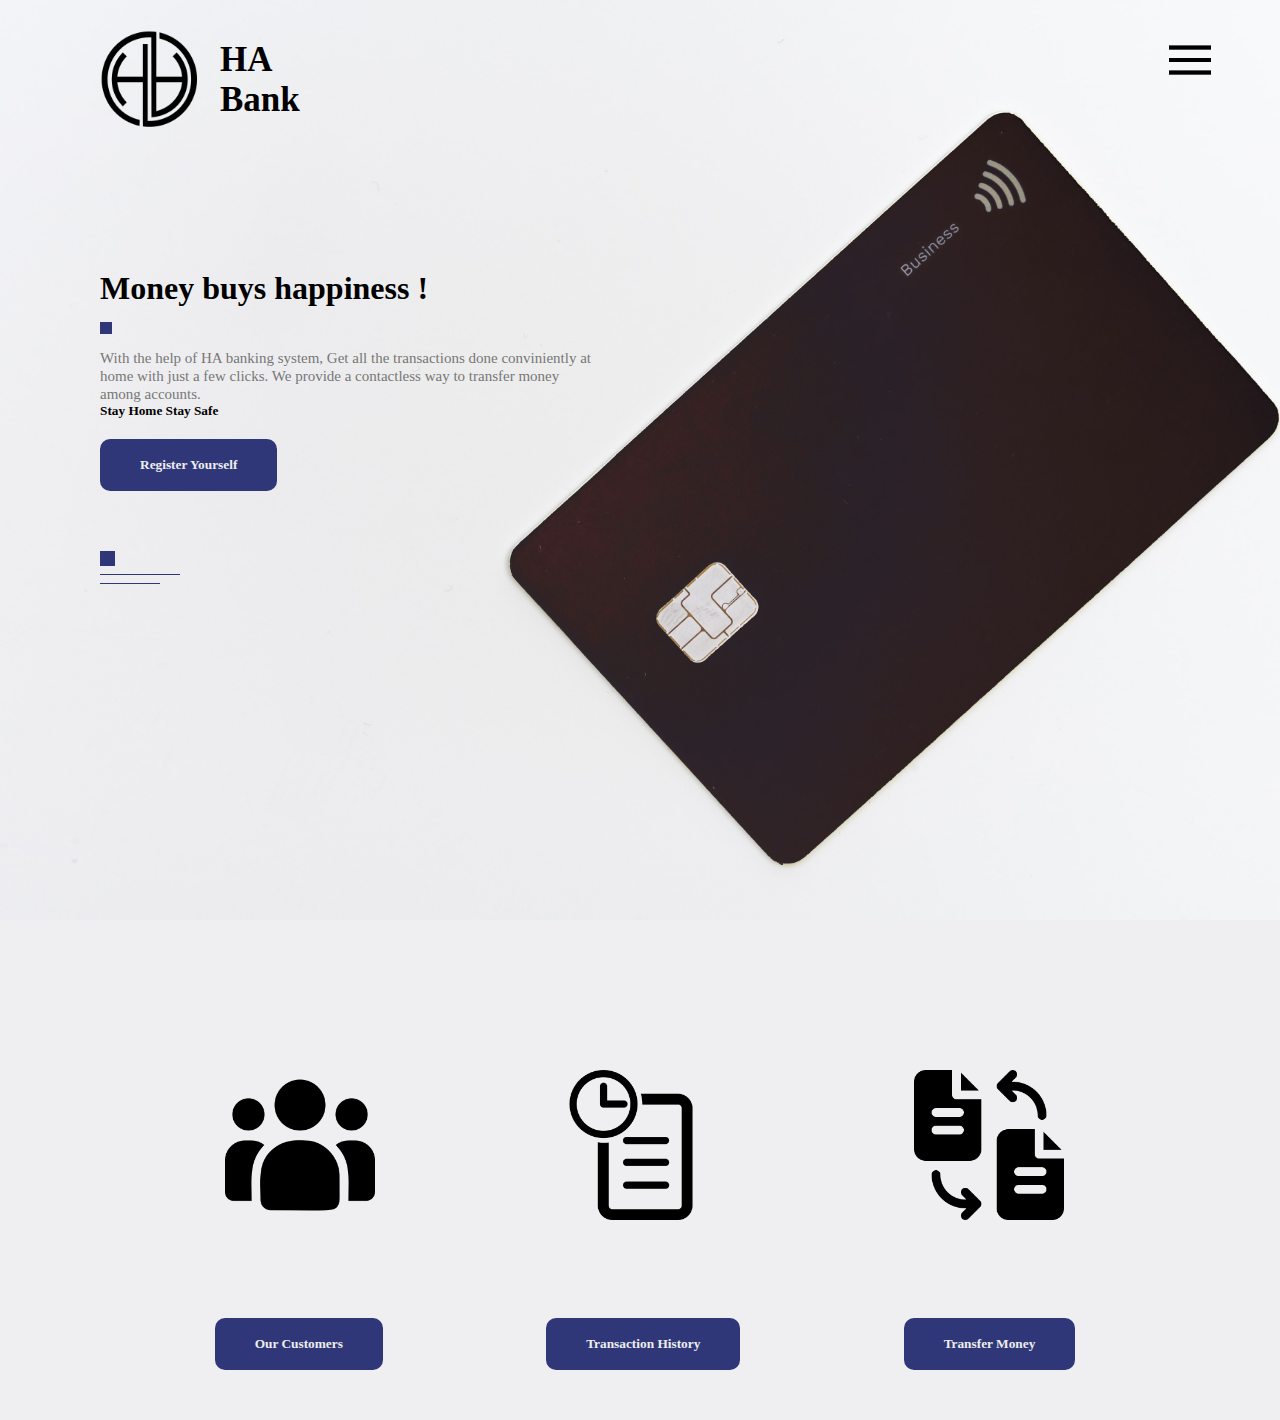
<file: index.html>
<html>
    <head>
        <meta charset="UTF-8">
        <title>Banking System</title>
        <meta name ="viewport"content="width=device-width ,initial-scale=1">
        <link rel="stylesheet" href="main.css">

    </head>
    <body>
        <section id="header">
            <div class="container">
                <div class="logoParent">
                    <div><img src="images/icon2.png" class="logo"></div>
                    <div class="titlesss" >HA Bank</div>
                </div>
                <div class="header-text">
                    <h1> Money buys happiness ! </h1>
                    <span class="square"></span>
                    <p> With the help of HA banking system, Get all the transactions done conviniently at home with just a few clicks. We provide a contactless way to transfer money among accounts. </p>
                    <h5>Stay Home Stay Safe</h5>
                    <a href="Register.php"><button class="button">Register Yourself</button></a>
                    <div class="line">
                        <span class="line1"></span><br><br>
                        <span class="line2"></span><br><br>
                        <span class="line3"></span>
                    </div>
                </div>
            </div>
        </section>
        <nav id="sideNav">
            <ul>
                <li><a href="main.html">HOME</a></li>
                <li><a href="users.php">OUR CUSTOMERS</a></li>
                <li><a href="history.php">TRANSACTION HISTORY</a></li>
                <li><a href="users.php">TRANSFER MONEY</a></li>
                <li><a href="Register.php">NEW USER</a></li>
            </ul>
        </nav>
        <img src="images/hammenu.png" id="menuBtn">


<!---FEATURES--->
<section id="features">
    <div class="feature-row">
        <div class="feature-col">
            <img src="images/customers.png">
           <a href="users.php"> <button class="button" >Our Customers</button></a>
        </div>
        <div class="feature-col">
            <img src="images/history.png">
            <a href="history.php"><button class="button" >Transaction History</button></a>
        </div>
        <div class="feature-col">
            <img src="images/transferMoney.png">
            <a href="users.php"><button class="button" >Transfer Money</button></a>
        </div>
    </div>

</section>
<!-- FOOTER-->



        <script>
            var menuBtn=document.getElementById("menuBtn");
            var sideNav=document.getElementById("sideNav");
            sideNav.style.right="-250px"
            menuBtn.onclick=function(){
                if(sideNav.style.right=="-250px"){
                    sideNav.style.right="0px";
                }
                else{
                    sideNav.style.right="-250px";
                }
            }
        </script>
    </body>
</html>
</file>
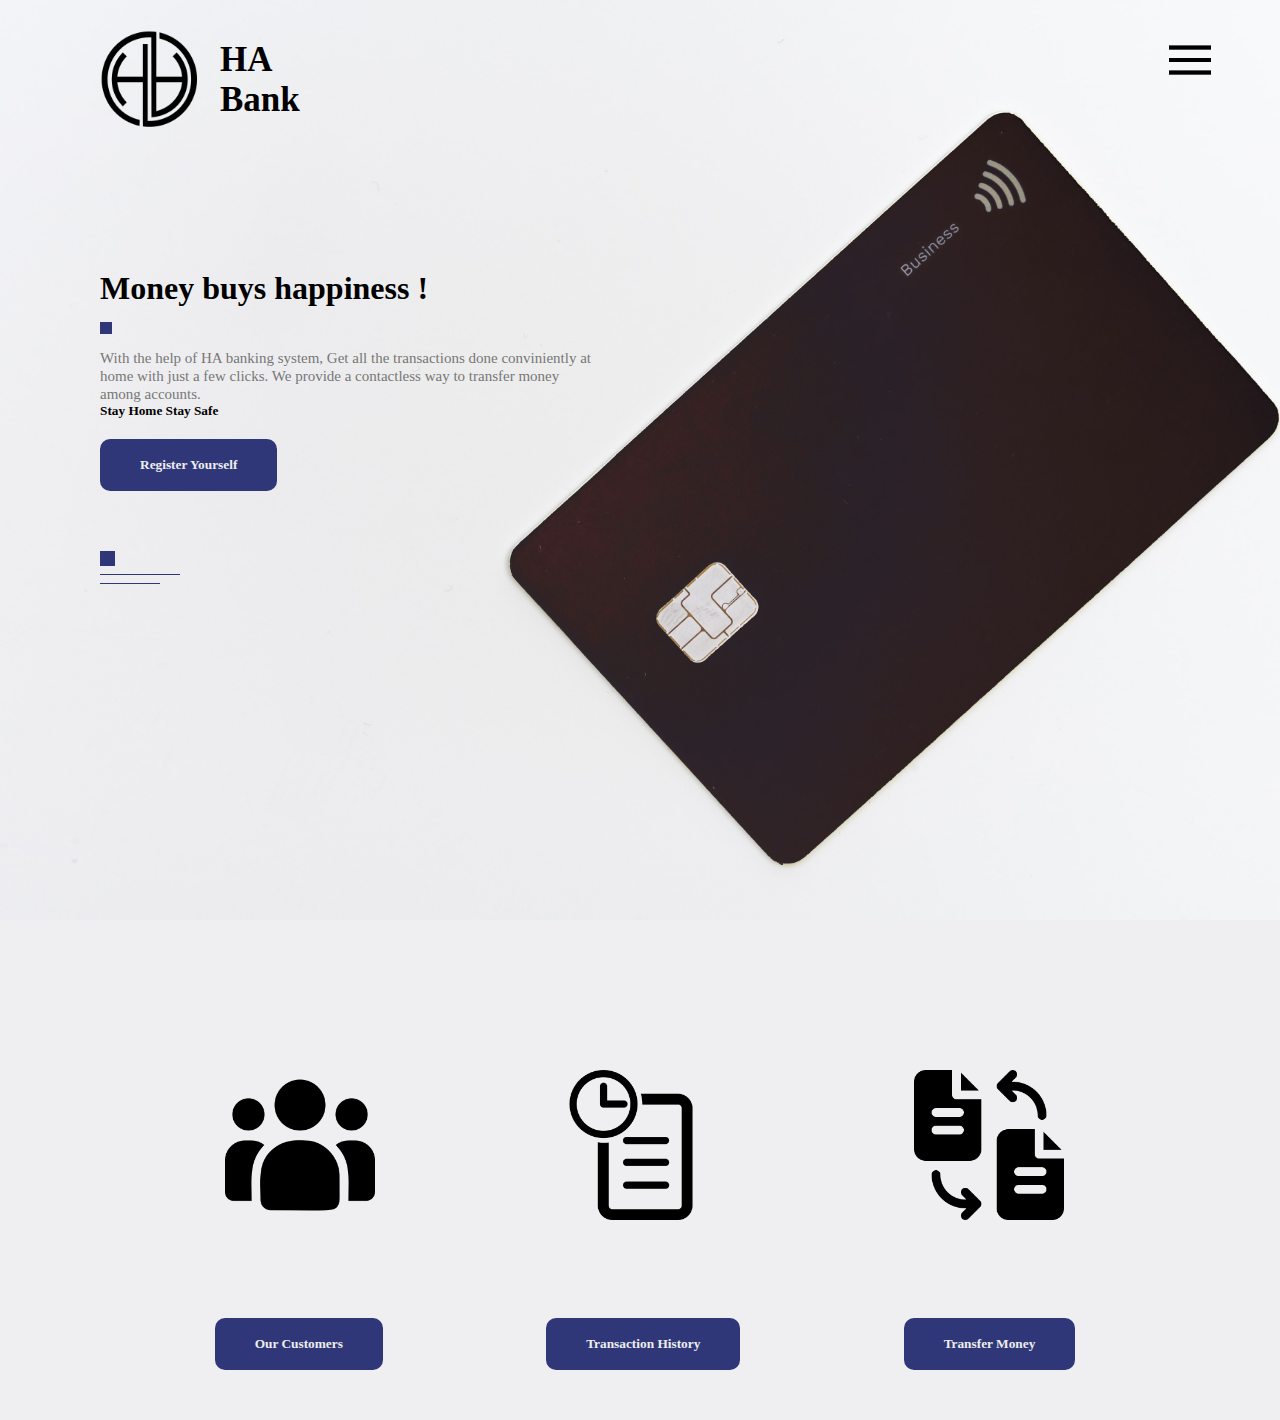
<file: trial.html>
<html>
    <head>
        <meta charset="UTF-8">
        <title>Banking System</title>
        <meta name ="viewport"content="width=device-width ,initial-scale=1">
        <link rel="stylesheet" href="main.css">

    </head>
    <body>
        <section id="header">
            <div class="container">
                <div class="logoParent">
                    <div><img src="images/icon2.png" class="logo"></div>
                    <div class="titlesss" >HA Bank</div>
                </div>
                <div class="header-text">
                    <h1> Money buys happiness ! </h1>
                    <span class="square"></span>
                    <p> With the help of HA banking system, Get all the transactions done conviniently at home with just a few clicks. We provide a contactless way to transfer money among accounts. </p>
                    <h5>Stay Home Stay Safe</h5>
                    <a href="www.google.com"><button class="button">Register Yourself</button></a>
                    <div class="line">
                        <span class="line1"></span><br><br>
                        <span class="line2"></span><br><br>
                        <span class="line3"></span>
                    </div>
                </div>
            </div>
        </section>
        <nav id="sideNav">
            <ul>
                <li><a href="main.html">HOME</a></li>
                <li><a href="users.php">OUR CUSTOMERS</a></li>
                <li><a href="history.php">TRANSACTION HISTORY</a></li>
                <li><a href="users.php">TRANSFER MONEY</a></li>
                <li><a href="Register.php">NEW USER</a></li>
            </ul>
        </nav>
        <img src="images/hammenu.png" id="menuBtn">


<!---FEATURES--->
<section id="features">
    <div class="feature-row">
        <div class="feature-col">
            <img src="images/customers.png">
           <a href="users.php"> <button class="button" >Our Customers</button></a>
        </div>
        <div class="feature-col">
            <img src="images/history.png">
            <a href="history.php"><button class="button" >Transaction History</button></a>
        </div>
        <div class="feature-col">
            <img src="images/transferMoney.png">
            <a href="users.php"><button class="button" >Transfer Money</button></a>
        </div>
    </div>

</section>
<!-- FOOTER-->



        <script>
            var menuBtn=document.getElementById("menuBtn");
            var sideNav=document.getElementById("sideNav");
            sideNav.style.right="-250px"
            menuBtn.onclick=function(){
                if(sideNav.style.right=="-250px"){
                    sideNav.style.right="0px";
                }
                else{
                    sideNav.style.right="-250px";
                }
            }
        </script>
    </body>
</html>
</file>
<file: main.css>
body{
  background: #EFEFF1;

}
*{
    margin: 0;
    padding: 0;

    font-family: montserrat;

}
#header{
    height: 80vh;
    background-image: url(images/background2.jpg);
    background: EFEFF1;
    background-position: center;
    background-size: cover;

    padding-bottom: 200px;
}
.container{

    margin-right: 100px;
    margin-left: 100px;
}
.logo{
    margin-top: 30px;
    width: 100px;
}
.header-text{
    max-width: 500px;
    margin-top: 140px;
}
.h1{
    font-size: 34px;
}
.square{
    height: 12px;
    width: 12px;
    display: inline-block;
    background: #303779;
    margin:15px 0;
}
.button{
    padding: 18px 40px;
    background: #303779;
    border-style: none;
    border-width: none;
    border-radius: 10px;
    color: #EDEDED;
    font-weight: bold;
    cursor: pointer;
}
p{
    font-size: 15px;
    line-height: 18px;
    color: #777;
}
.header-text button{
    margin-top: 20px;
    margin-bottom: 60px;
}
.line1{
    width: 15px;
    height: 15px;
    background: #303779;
    display: inline-block;
}
.line2{
    width: 80px;
    height: 1px;
    background: #303779;
    display: inline-block;
}
.line3{
    width: 60px;
    height: 1px;
    background: #303779;
    display: inline-block;
}
.line{

    line-height: 8px;
}
#sideNav{
    width: 250px;
    height: 100vh;
    position: fixed;
    right: -250px;
    top:0;
    background: #303779;
    z-index: 2;
    transition: .5s;
}
nav ul li{
    list-style: none;
    margin: 50px 20px;
}
nav ul li a{
    text-decoration: none;
    color: #fff;
}
#menuBtn{
    width: 50px;
    position: fixed;
    right: 65px;
    top: 35px;
    z-index: 2;
    cursor: pointer;
}

.logoParent{
    display: flex;
    justify-content: center;
    align-items: center;
    width: 200px;
}

.titlesss{
    padding-top: 10px;
    margin-bottom: -20px;
    margin-left: 20px;
    font-weight: bold;
    font-family: montserrat;
    font-size: 35px;
}

/* FEATURES */

#features{
    /* background: EFEFF1; */
    background: transparent;
    padding-top: 50px;
    padding-bottom: 50px;
    margin-top: 100px;
}

.feature-row{
    width: 80%;
    margin: auto;
    display: flex;
    align-items: center;
    background: transparent;
    /* background: #EFEFF1; */
    justify-content: space-around;
    flex-wrap: wrap;
}
.feature-col{
  padding-left: 10px;
   display: flex;
   flex-direction: column;
   justify-content: space-between;
   height: 300px;
}

.feature-col img{
  margin-left: 10px;
  align-self: auto;
    width: 150px;
}

.feature-col>a{
    display: inline-block;
}


@media(max-width:450px){
    .container{
        margin-right: 20px;
        margin-left: 20px;
    }

    #header{
        min-height: 100vh;
        background-image: none;
        /* background-size: 100%;
        background-repeat: no-repeat; */
    }


    .header-text{
        margin-top: 20px;
    }

    #menuBtn{
        right: 20px;
    }

    #features{
      background: EFEFF1;
        margin-top: -20px;
    }

    .button {
        margin-top: 10px;
        margin-bottom: 10px;
    }
}


@media(max-width:1000px){
    #header{
        background-image: none;
        /* background-size: 100%;
        background-repeat: no-repeat; */
    }

}
</file>
